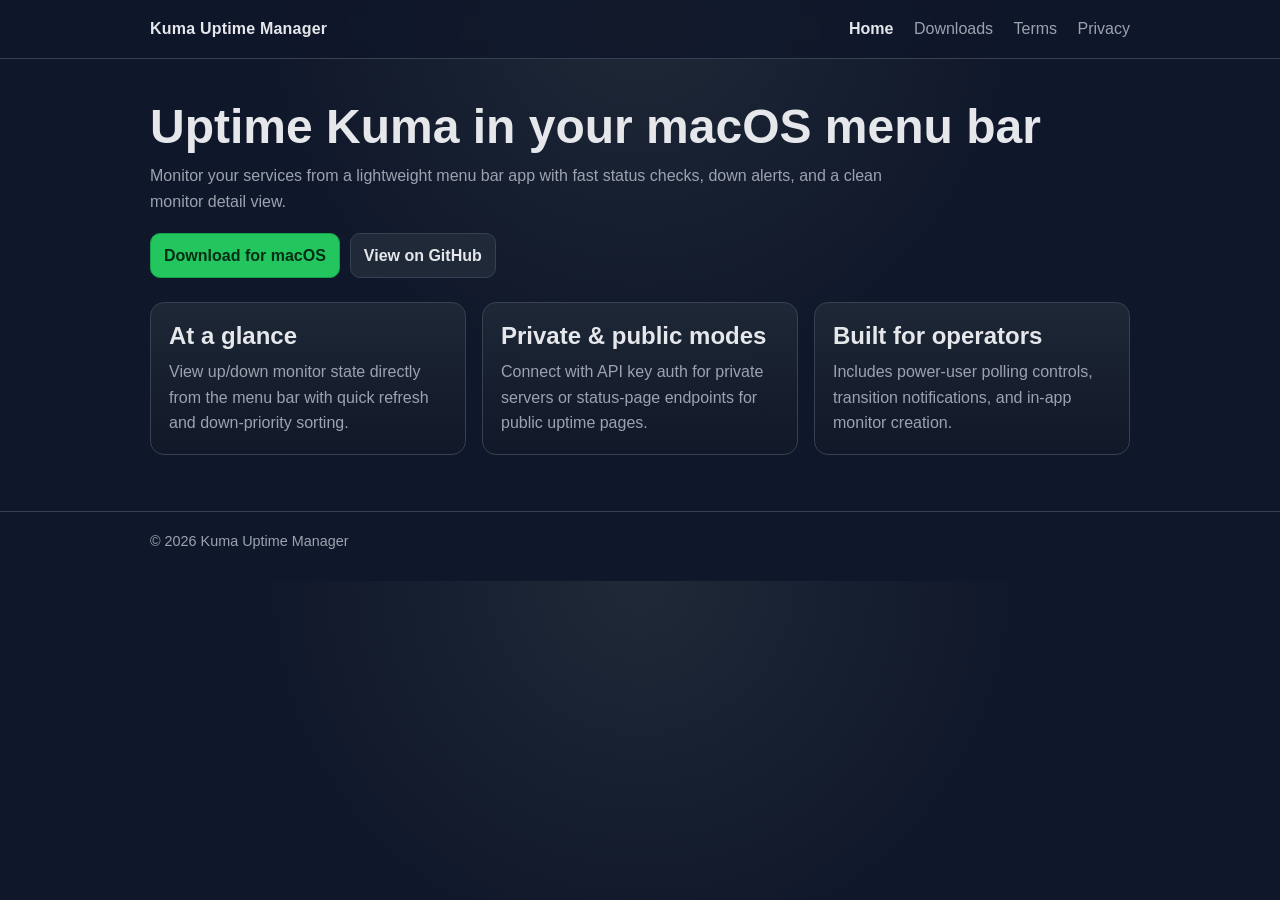
<file: index.html>
<!doctype html>
<html lang="en">
  <head>
    <meta charset="utf-8" />
    <meta name="viewport" content="width=device-width, initial-scale=1" />
    <title>Kuma Uptime Manager</title>
    <meta
      name="description"
      content="Kuma Uptime Manager is a macOS menu bar app for monitoring Uptime Kuma server status."
    />
    <link rel="stylesheet" href="./styles.css" />
  </head>
  <body>
    <header class="site-header">
      <div class="container header-inner">
        <div class="brand">Kuma Uptime Manager</div>
        <nav>
          <a class="active" href="./index.html">Home</a>
          <a href="./downloads.html">Downloads</a>
          <a href="./terms.html">Terms</a>
          <a href="./privacy.html">Privacy</a>
        </nav>
      </div>
    </header>

    <main>
      <section class="container hero">
        <h1>Uptime Kuma in your macOS menu bar</h1>
        <p>
          Monitor your services from a lightweight menu bar app with fast status checks, down alerts,
          and a clean monitor detail view.
        </p>
        <div class="cta-row">
          <a class="btn btn-primary" href="./downloads.html">Download for macOS</a>
          <a class="btn" href="https://github.com/" target="_blank" rel="noopener noreferrer">View on GitHub</a>
        </div>
      </section>

      <section class="container grid">
        <article class="card">
          <h2>At a glance</h2>
          <p>
            View up/down monitor state directly from the menu bar with quick refresh and down-priority sorting.
          </p>
        </article>
        <article class="card">
          <h2>Private &amp; public modes</h2>
          <p>
            Connect with API key auth for private servers or status-page endpoints for public uptime pages.
          </p>
        </article>
        <article class="card">
          <h2>Built for operators</h2>
          <p>
            Includes power-user polling controls, transition notifications, and in-app monitor creation.
          </p>
        </article>
      </section>
    </main>

    <footer>
      <div class="container">
        <p>&copy; <span id="year"></span> Kuma Uptime Manager</p>
      </div>
    </footer>
    <script>
      document.getElementById("year").textContent = new Date().getFullYear();
    </script>
  </body>
</html>
</file>
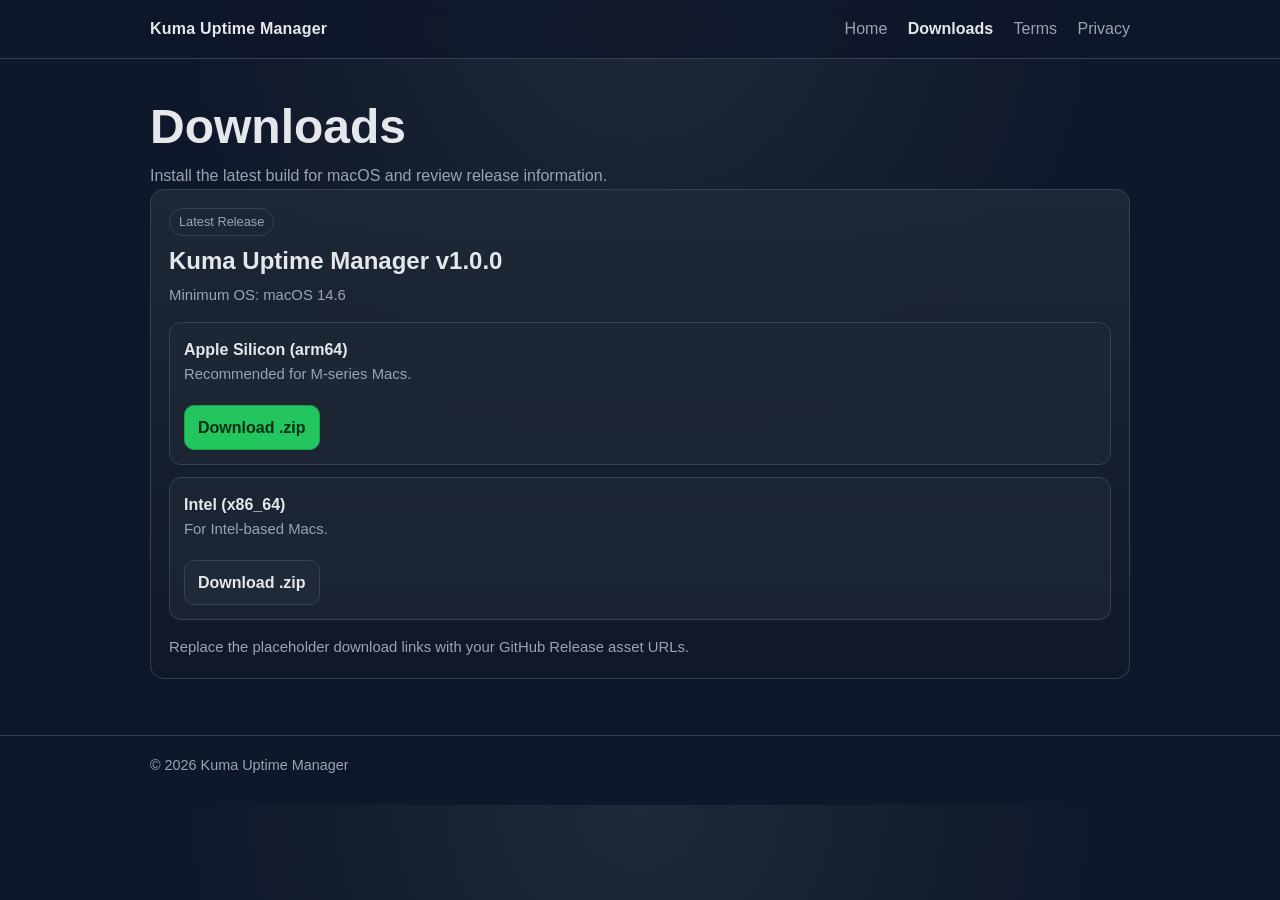
<file: downloads.html>
<!doctype html>
<html lang="en">
  <head>
    <meta charset="utf-8" />
    <meta name="viewport" content="width=device-width, initial-scale=1" />
    <title>Downloads | Kuma Uptime Manager</title>
    <meta name="description" content="Download Kuma Uptime Manager for macOS." />
    <link rel="stylesheet" href="./styles.css" />
  </head>
  <body>
    <header class="site-header">
      <div class="container header-inner">
        <div class="brand">Kuma Uptime Manager</div>
        <nav>
          <a href="./index.html">Home</a>
          <a class="active" href="./downloads.html">Downloads</a>
          <a href="./terms.html">Terms</a>
          <a href="./privacy.html">Privacy</a>
        </nav>
      </div>
    </header>

    <main>
      <section class="container hero">
        <h1>Downloads</h1>
        <p>Install the latest build for macOS and review release information.</p>
      </section>

      <section class="container card">
        <span class="pill">Latest Release</span>
        <h2 style="margin-top: 10px">Kuma Uptime Manager v1.0.0</h2>
        <p class="small">Minimum OS: macOS 14.6</p>

        <div class="download-list">
          <div class="download-item">
            <strong>Apple Silicon (arm64)</strong>
            <p class="small">Recommended for M-series Macs.</p>
            <div class="cta-row">
              <a class="btn btn-primary" href="#" aria-label="Download Apple Silicon build">Download .zip</a>
            </div>
          </div>

          <div class="download-item">
            <strong>Intel (x86_64)</strong>
            <p class="small">For Intel-based Macs.</p>
            <div class="cta-row">
              <a class="btn" href="#" aria-label="Download Intel build">Download .zip</a>
            </div>
          </div>
        </div>

        <p class="small" style="margin-top: 16px">
          Replace the placeholder download links with your GitHub Release asset URLs.
        </p>
      </section>
    </main>

    <footer>
      <div class="container">
        <p>&copy; <span id="year"></span> Kuma Uptime Manager</p>
      </div>
    </footer>
    <script>
      document.getElementById("year").textContent = new Date().getFullYear();
    </script>
  </body>
</html>
</file>
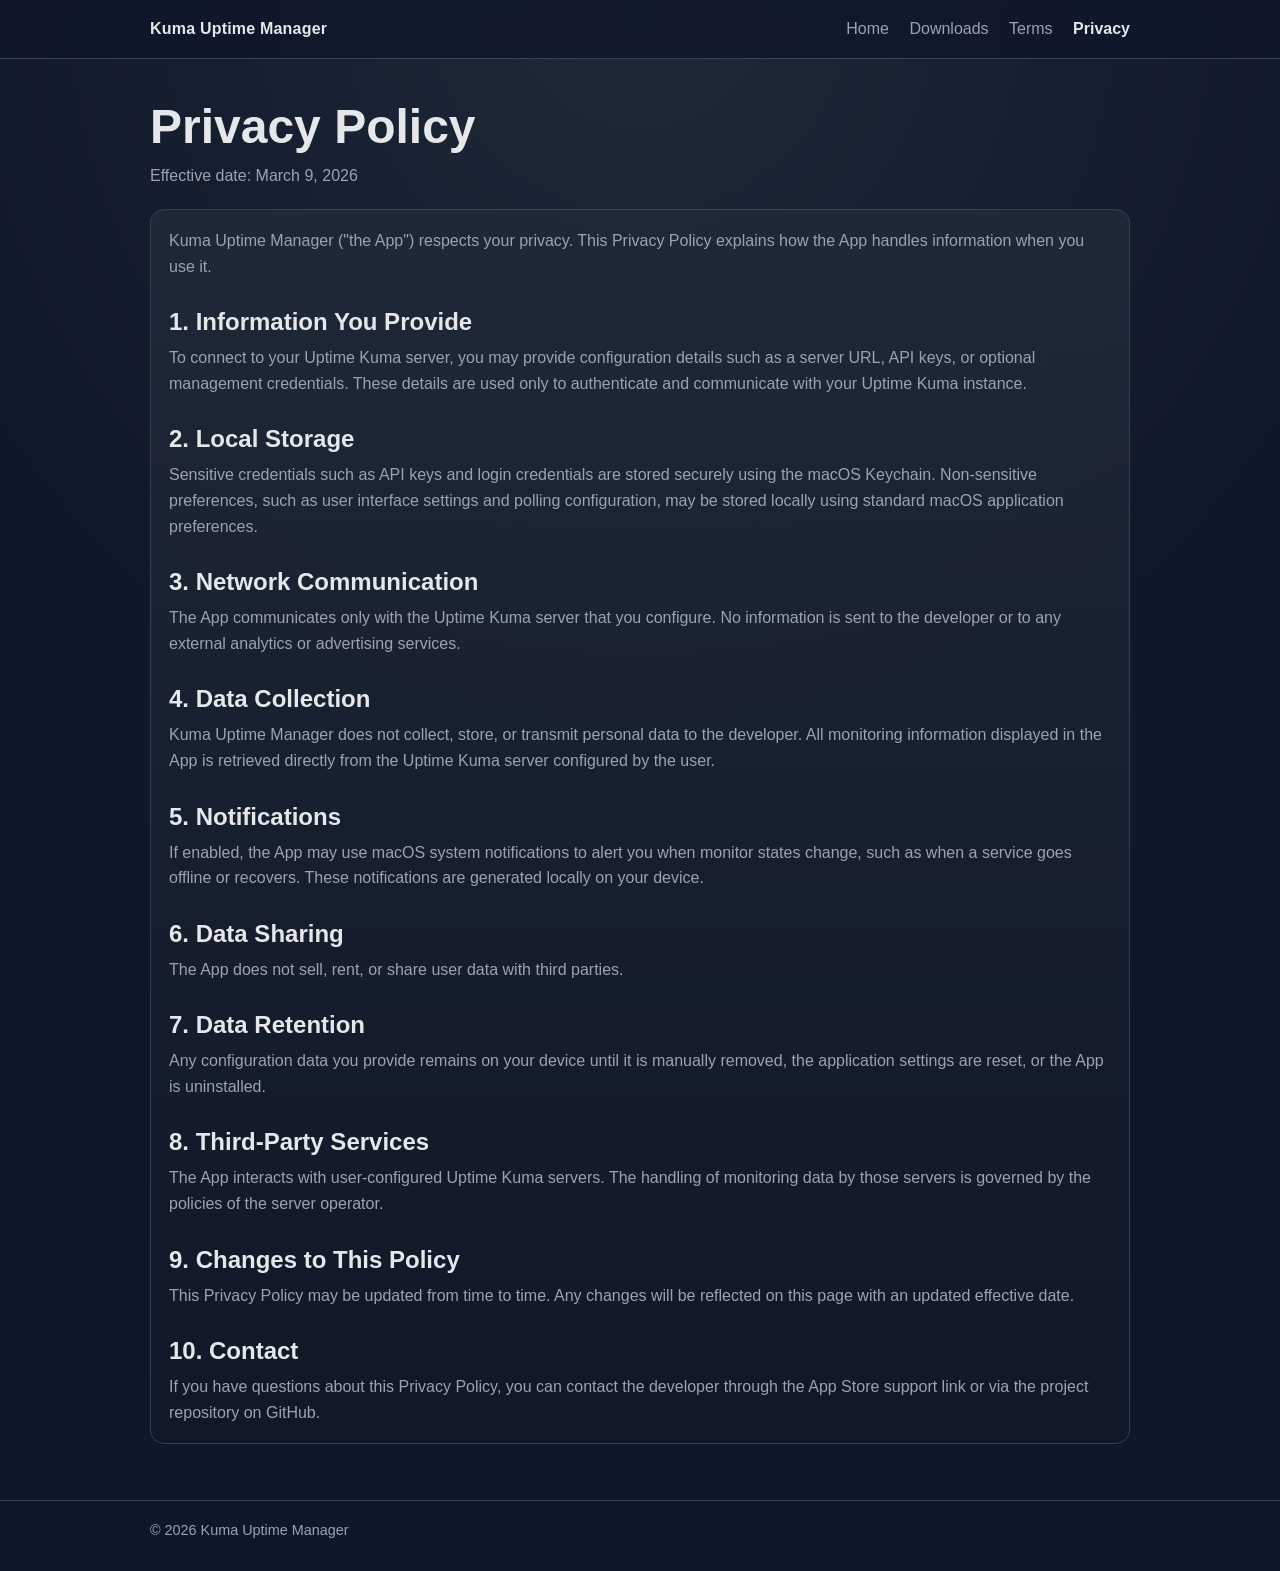
<file: privacy.html>
<!doctype html>
<html lang="en">
  <head>
    <meta charset="utf-8" />
    <meta name="viewport" content="width=device-width, initial-scale=1" />
    <title>Privacy Policy | Kuma Uptime Manager</title>
    <meta name="description" content="Privacy Policy for Kuma Uptime Manager." />
    <link rel="stylesheet" href="./styles.css" />
  </head>
  <body>
    <header class="site-header">
      <div class="container header-inner">
        <div class="brand">Kuma Uptime Manager</div>
        <nav>
          <a href="./index.html">Home</a>
          <a href="./downloads.html">Downloads</a>
          <a href="./terms.html">Terms</a>
          <a class="active" href="./privacy.html">Privacy</a>
        </nav>
      </div>
    </header>

    <main>
      <section class="container hero">
        <h1>Privacy Policy</h1>
        <p>Effective date: March 9, 2026</p>
      </section>

      <section class="container card legal">

        <p>
          Kuma Uptime Manager ("the App") respects your privacy. This Privacy Policy explains how the App handles
          information when you use it.
        </p>

        <h2>1. Information You Provide</h2>
        <p>
          To connect to your Uptime Kuma server, you may provide configuration details such as a server URL,
          API keys, or optional management credentials. These details are used only to authenticate and
          communicate with your Uptime Kuma instance.
        </p>

        <h2>2. Local Storage</h2>
        <p>
          Sensitive credentials such as API keys and login credentials are stored securely using the macOS
          Keychain. Non-sensitive preferences, such as user interface settings and polling configuration,
          may be stored locally using standard macOS application preferences.
        </p>

        <h2>3. Network Communication</h2>
        <p>
          The App communicates only with the Uptime Kuma server that you configure. No information is sent
          to the developer or to any external analytics or advertising services.
        </p>

        <h2>4. Data Collection</h2>
        <p>
          Kuma Uptime Manager does not collect, store, or transmit personal data to the developer. All
          monitoring information displayed in the App is retrieved directly from the Uptime Kuma server
          configured by the user.
        </p>

        <h2>5. Notifications</h2>
        <p>
          If enabled, the App may use macOS system notifications to alert you when monitor states change,
          such as when a service goes offline or recovers. These notifications are generated locally
          on your device.
        </p>

        <h2>6. Data Sharing</h2>
        <p>
          The App does not sell, rent, or share user data with third parties.
        </p>

        <h2>7. Data Retention</h2>
        <p>
          Any configuration data you provide remains on your device until it is manually removed, the
          application settings are reset, or the App is uninstalled.
        </p>

        <h2>8. Third-Party Services</h2>
        <p>
          The App interacts with user-configured Uptime Kuma servers. The handling of monitoring data
          by those servers is governed by the policies of the server operator.
        </p>

        <h2>9. Changes to This Policy</h2>
        <p>
          This Privacy Policy may be updated from time to time. Any changes will be reflected on this
          page with an updated effective date.
        </p>

        <h2>10. Contact</h2>
        <p>
          If you have questions about this Privacy Policy, you can contact the developer through the
          App Store support link or via the project repository on GitHub.
        </p>

      </section>
    </main>

    <footer>
      <div class="container">
        <p>&copy; <span id="year"></span> Kuma Uptime Manager</p>
      </div>
    </footer>

    <script>
      document.getElementById("year").textContent = new Date().getFullYear();
    </script>
  </body>
</html>
</file>
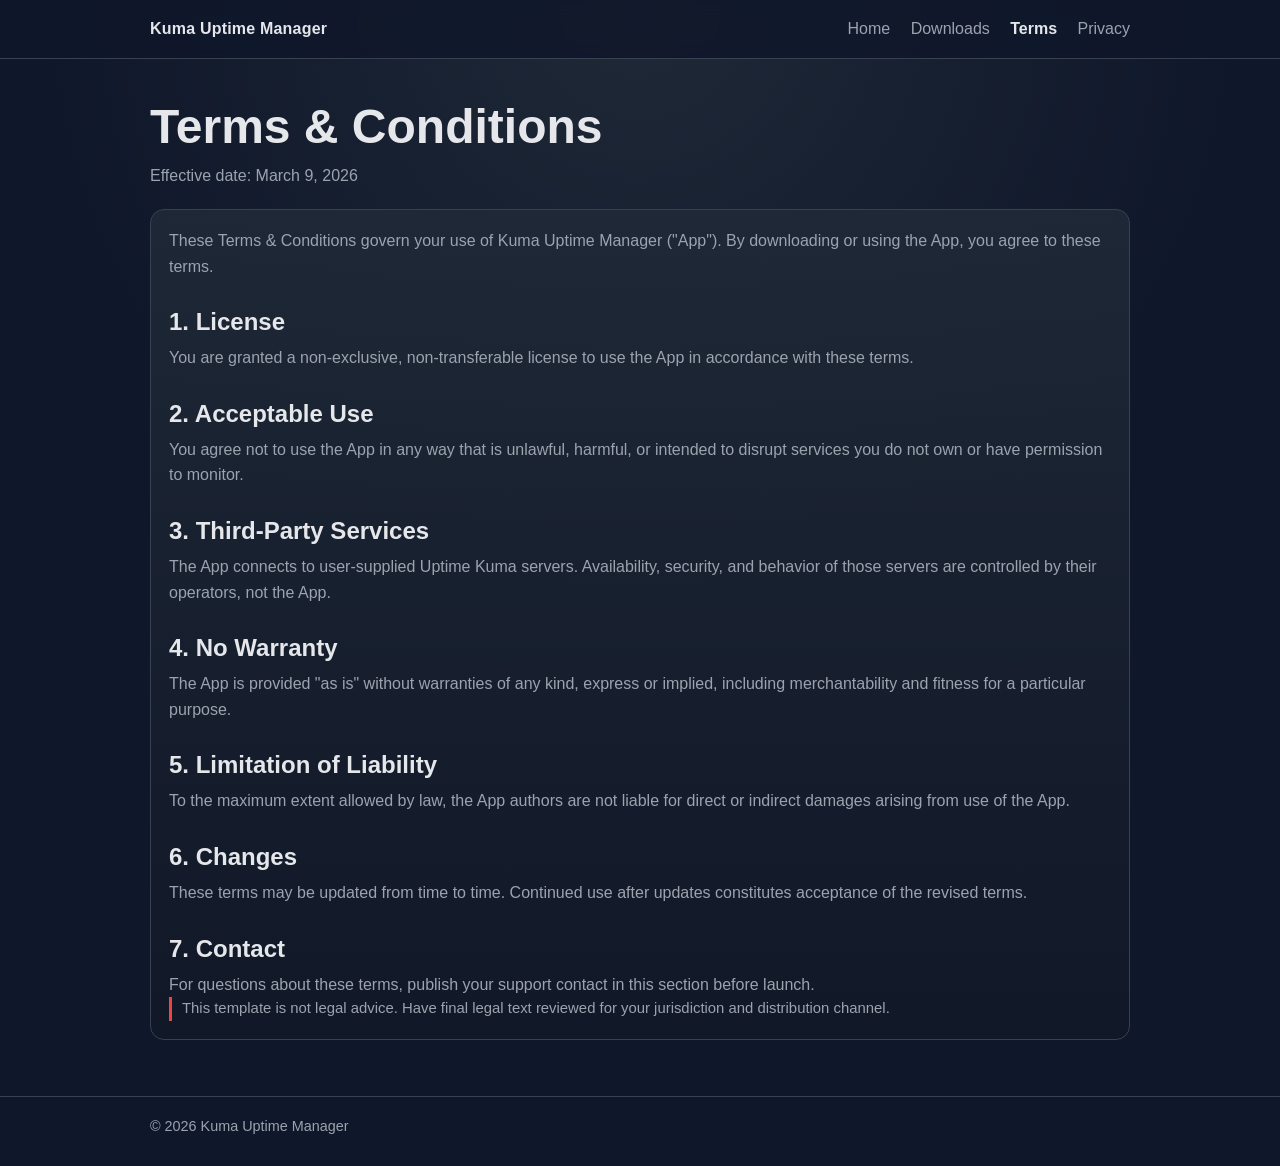
<file: terms.html>
<!doctype html>
<html lang="en">
  <head>
    <meta charset="utf-8" />
    <meta name="viewport" content="width=device-width, initial-scale=1" />
    <title>Terms &amp; Conditions | Kuma Uptime Manager</title>
    <meta name="description" content="Terms and Conditions for Kuma Uptime Manager." />
    <link rel="stylesheet" href="./styles.css" />
  </head>
  <body>
    <header class="site-header">
      <div class="container header-inner">
        <div class="brand">Kuma Uptime Manager</div>
        <nav>
          <a href="./index.html">Home</a>
          <a href="./downloads.html">Downloads</a>
          <a class="active" href="./terms.html">Terms</a>
          <a href="./privacy.html">Privacy</a>
        </nav>
      </div>
    </header>

    <main>
      <section class="container hero">
        <h1>Terms &amp; Conditions</h1>
        <p>Effective date: March 9, 2026</p>
      </section>

      <section class="container card legal">
        <p>
          These Terms &amp; Conditions govern your use of Kuma Uptime Manager ("App"). By downloading or using the App,
          you agree to these terms.
        </p>

        <h2>1. License</h2>
        <p>
          You are granted a non-exclusive, non-transferable license to use the App in accordance with these terms.
        </p>

        <h2>2. Acceptable Use</h2>
        <p>
          You agree not to use the App in any way that is unlawful, harmful, or intended to disrupt services you do not own
          or have permission to monitor.
        </p>

        <h2>3. Third-Party Services</h2>
        <p>
          The App connects to user-supplied Uptime Kuma servers. Availability, security, and behavior of those servers are
          controlled by their operators, not the App.
        </p>

        <h2>4. No Warranty</h2>
        <p>
          The App is provided "as is" without warranties of any kind, express or implied, including merchantability and
          fitness for a particular purpose.
        </p>

        <h2>5. Limitation of Liability</h2>
        <p>
          To the maximum extent allowed by law, the App authors are not liable for direct or indirect damages arising from
          use of the App.
        </p>

        <h2>6. Changes</h2>
        <p>
          These terms may be updated from time to time. Continued use after updates constitutes acceptance of the revised terms.
        </p>

        <h2>7. Contact</h2>
        <p>
          For questions about these terms, publish your support contact in this section before launch.
        </p>

        <p class="small warning">
          This template is not legal advice. Have final legal text reviewed for your jurisdiction and distribution channel.
        </p>
      </section>
    </main>

    <footer>
      <div class="container">
        <p>&copy; <span id="year"></span> Kuma Uptime Manager</p>
      </div>
    </footer>
    <script>
      document.getElementById("year").textContent = new Date().getFullYear();
    </script>
  </body>
</html>
</file>
<file: styles.css>
:root {
  --bg: #0f172a;
  --bg-soft: #111827;
  --surface: #1f2937;
  --text: #e5e7eb;
  --muted: #9ca3af;
  --brand: #22c55e;
  --brand-strong: #16a34a;
  --danger: #ef4444;
  --border: #374151;
}

* {
  box-sizing: border-box;
}

html,
body {
  margin: 0;
  padding: 0;
  font-family: -apple-system, BlinkMacSystemFont, "Segoe UI", Roboto, Helvetica, Arial, sans-serif;
  background: radial-gradient(circle at top, #1f2937 0%, var(--bg) 45%);
  color: var(--text);
  line-height: 1.6;
}

a {
  color: #93c5fd;
  text-decoration: none;
}

a:hover {
  text-decoration: underline;
}

.container {
  width: min(980px, 92%);
  margin: 0 auto;
}

header.site-header {
  border-bottom: 1px solid var(--border);
  background: rgba(15, 23, 42, 0.82);
  backdrop-filter: blur(8px);
  position: sticky;
  top: 0;
}

.header-inner {
  display: flex;
  align-items: center;
  justify-content: space-between;
  gap: 16px;
  padding: 16px 0;
}

.brand {
  font-weight: 700;
  letter-spacing: 0.2px;
}

nav a {
  margin-left: 16px;
  color: var(--muted);
}

nav a.active {
  color: var(--text);
  font-weight: 600;
}

main {
  padding: 42px 0 56px;
}

.hero h1 {
  font-size: clamp(2rem, 4vw, 3rem);
  margin: 0 0 10px;
  line-height: 1.1;
}

.hero p {
  margin: 0;
  max-width: 760px;
  color: var(--muted);
}

.grid {
  display: grid;
  gap: 16px;
  grid-template-columns: repeat(auto-fit, minmax(260px, 1fr));
  margin-top: 24px;
}

.card {
  background: linear-gradient(180deg, rgba(31, 41, 55, 0.9), rgba(17, 24, 39, 0.9));
  border: 1px solid var(--border);
  border-radius: 14px;
  padding: 18px;
}

.card h2,
.card h3 {
  margin: 0 0 8px;
  line-height: 1.25;
}

.card p {
  margin: 0;
  color: var(--muted);
}

.cta-row {
  display: flex;
  flex-wrap: wrap;
  gap: 10px;
  margin-top: 18px;
}

.btn {
  display: inline-block;
  border: 1px solid var(--border);
  background: var(--surface);
  color: var(--text);
  border-radius: 10px;
  padding: 9px 13px;
  font-weight: 600;
}

.btn:hover {
  text-decoration: none;
  filter: brightness(1.05);
}

.btn-primary {
  border-color: var(--brand-strong);
  background: var(--brand);
  color: #052e16;
}

.small {
  color: var(--muted);
  font-size: 0.93rem;
}

.pill {
  display: inline-block;
  border: 1px solid var(--border);
  border-radius: 999px;
  padding: 3px 9px;
  font-size: 0.8rem;
  color: var(--muted);
}

.download-list {
  display: grid;
  gap: 12px;
  margin-top: 14px;
}

.download-item {
  border: 1px solid var(--border);
  border-radius: 12px;
  padding: 14px;
  background: rgba(31, 41, 55, 0.68);
}

.download-item strong {
  display: block;
}

.legal {
  margin-top: 20px;
}

.legal h2 {
  margin-top: 28px;
}

.warning {
  color: #fecaca;
  border-left: 3px solid var(--danger);
  padding-left: 10px;
}

footer {
  border-top: 1px solid var(--border);
  padding: 18px 0 28px;
}

footer p {
  margin: 0;
  color: var(--muted);
  font-size: 0.9rem;
}
</file>
